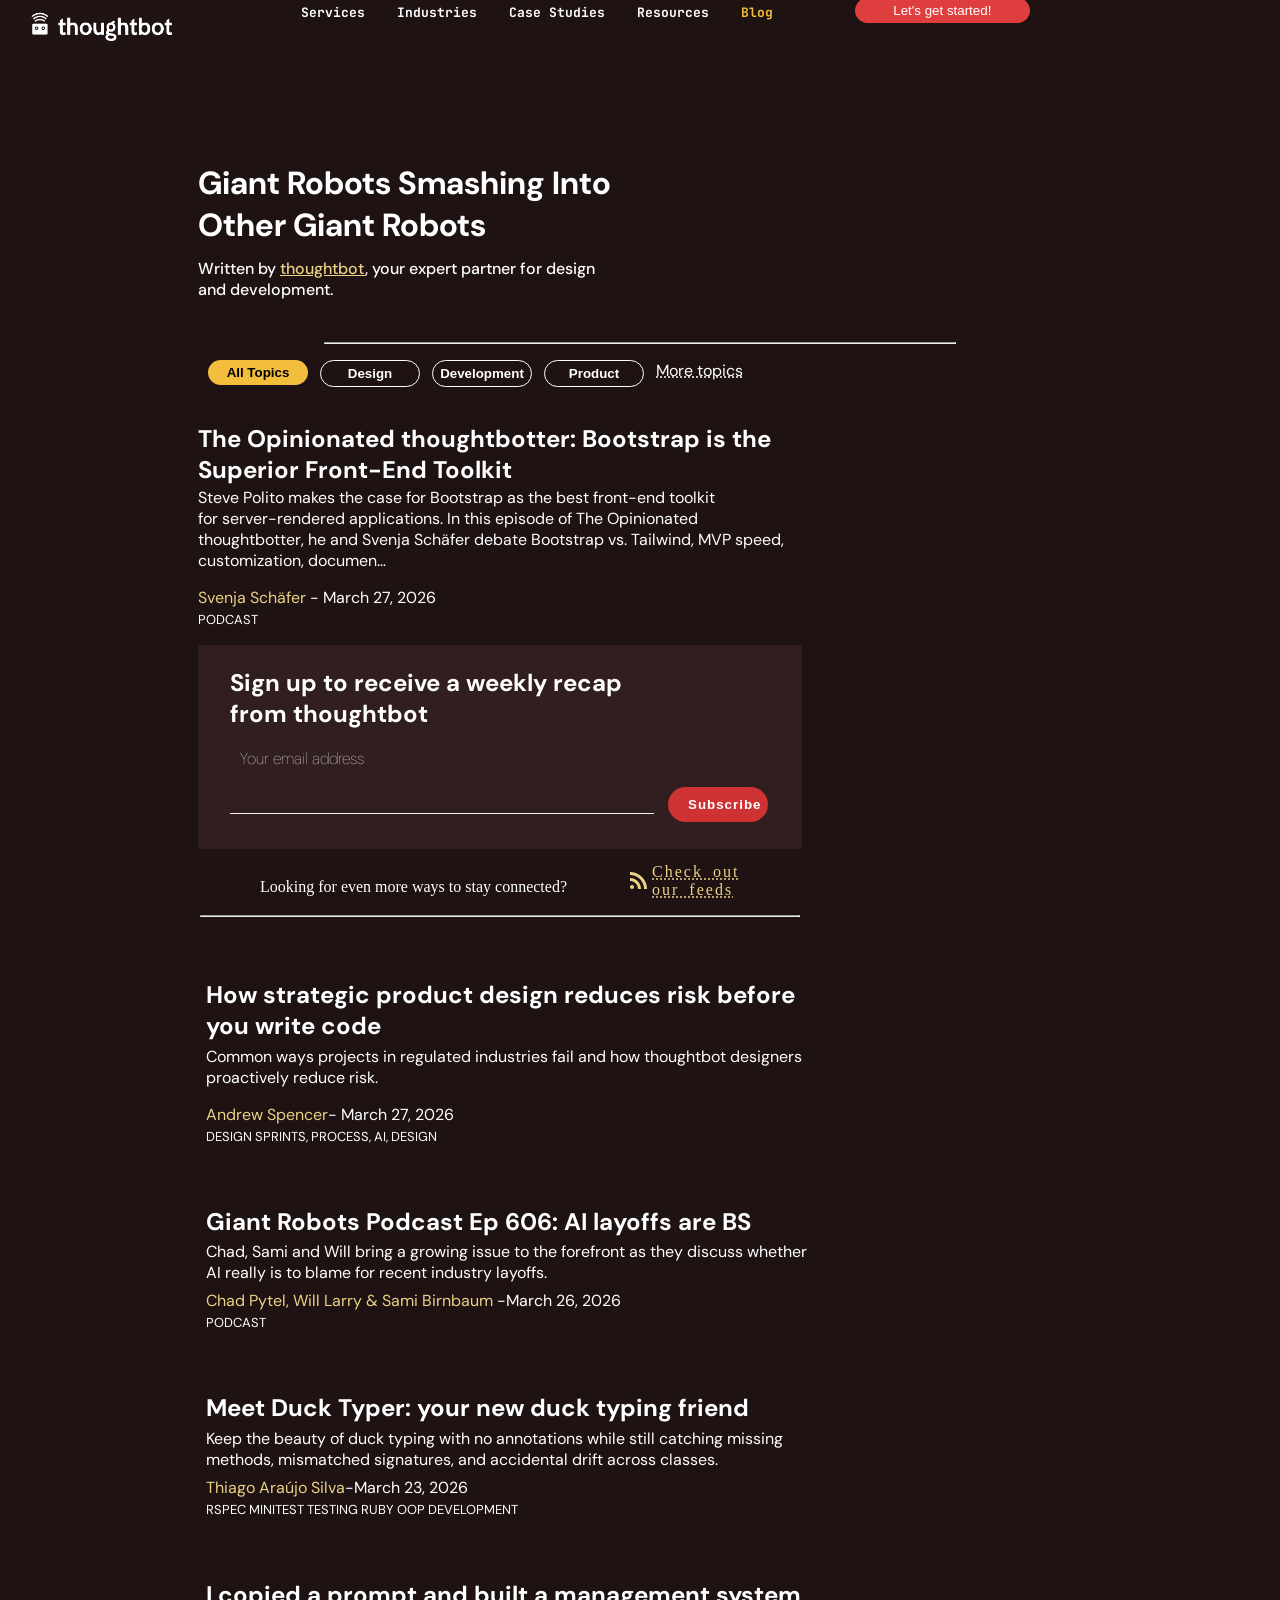
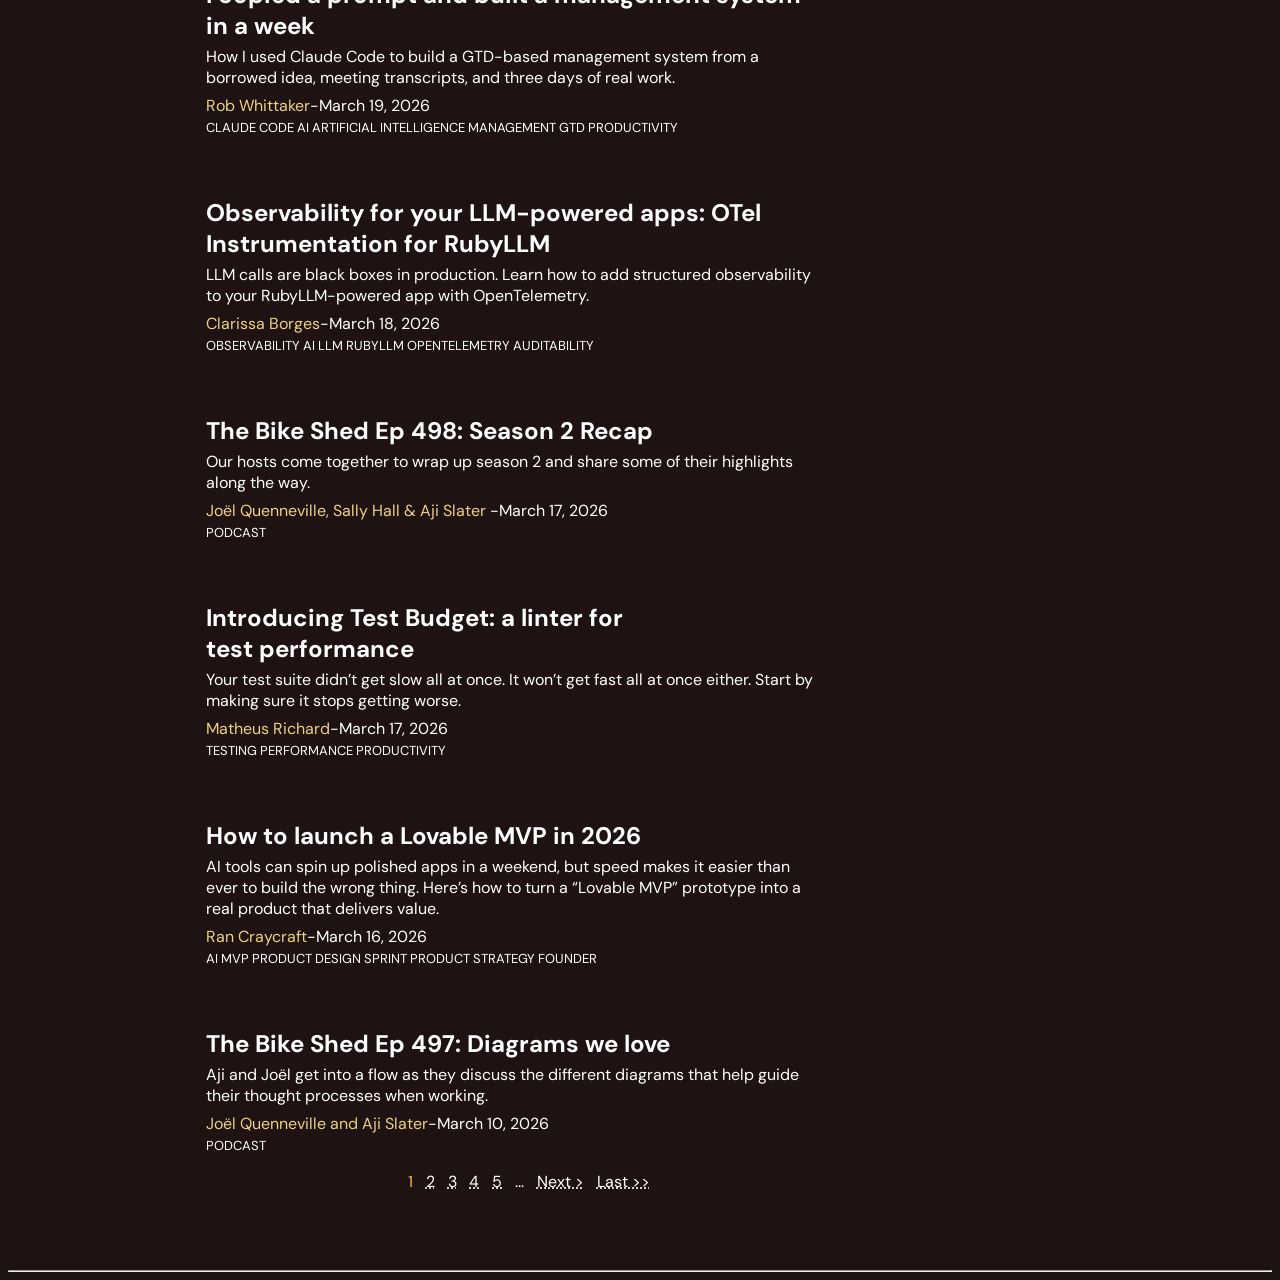
<file: index.html>
<!DOCTYPE html>
<html lang="en">
<head>
    <meta charset="UTF-8">
    <meta name="viewport" content="width=device-width, initial-scale=1.0">
    <title>CLONE PAGE</title>
    <link rel="stylesheet" href="clonestyle.css">
    <link rel="preconnect" href="https://fonts.googleapis.com">
<link rel="preconnect" href="https://fonts.gstatic.com" crossorigin>
<link href="https://fonts.googleapis.com/css2?family=JetBrains+Mono:ital,wght@0,100..800;1,100..800&display=swap" rel="stylesheet">
    <link rel="preconnect" href="https://fonts.googleapis.com">
<link rel="preconnect" href="https://fonts.gstatic.com" crossorigin>
<link href="https://fonts.googleapis.com/css2?family=DM+Sans:ital,opsz,wght@0,9..40,100..1000;1,9..40,100..1000&display=swap" rel="stylesheet">
<link rel="stylesheet" href="https://fonts.googleapis.com/css2?family=Material+Symbols+Outlined:opsz,wght,FILL,GRAD@20..48,100..700,0..1,-50..200&icon_names=rss_feed" />
   <div><img src="Screenshot (26).png" alt=""></div> 
   <div>
    <nav>
        <ul class="Nav1
             <li><a href="#">Services</a></li>
            <li><a href="#">Industries</a></li>
            <li><a href="#">Case Studies</a></li>
            <li><a href="#">Resources</a></li>
            <li><a href="#"><span style="color: rgb(243, 190, 59);">Blog</span></a></li>
            <li><button class="button1">Let's get started!</button></li>
        </ul>
    </nav>
   </div>
   <main>
    <header>
        <h1 class="head1">Giant Robots Smashing Into<br>Other Giant Robots</h1>
        <p class="p1">Written by <span class="span1">thoughtbot</span>, your expert partner for design<br>and development.</p>
    </header><br>
     <hr class="hr1">
        <ul class="Nav2">
          <li><button class="button2">All Topics</button></li>
          <li><button class="button3">Design</button></li>
          <li><button class="button4">Development</button></li>
          <li><button class="button5">Product</button></li>
          <li><a href="#" class="a2">More topics</a></li>
        </ul>
        <h2 class="head2">The Opinionated thoughtbotter: Bootstrap is the <br> Superior Front-End Toolkit</h2>
        <p class="p2">Steve Polito makes the case for Bootstrap as the best front-end toolkit <br>for server-rendered applications. In this episode of The Opinionated <br>thoughtbotter, he and Svenja Schäfer debate Bootstrap vs. Tailwind, MVP speed, <br>customization, documen…</p>
        <p class="p3"> <span style="color: #ebd286;">Svenja Schäfer</span> - March 27, 2026 <br><span class="span2">Podcast</span></p>
      <div class="box">
        <h2 class="head3">Sign up to receive a weekly recap <br>from thoughtbot</h2>
        <form action="">
          <label for="email">Your email address</label><br> <br>
          <input type="email" id="email" name="email">
          <button type="submit" class="button6">Subscribe</button>
        </form>
       <div>
       <ul class="Nav3">
         <li class="p4">Looking for even more ways to stay connected?</li>
        <li><span class="material-symbols-outlined">rss_feed</span></li>
        <li class="p5">Check out <br> our feeds</li>
       </ul>
       </div>
       <hr class="hr2">
      </div>
      <h2 class="head4">How strategic product design reduces risk before <br> you write code</h2>
      <p class="p6">Common ways projects in regulated industries fail and how thoughtbot designers <br> proactively reduce risk.</p>
      <p class="p7"><span style="color: #ebd286;">Andrew Spencer</span>- March 27, 2026 <br> <span class="span4">DESIGN SPRINTS, PROCESS,  AI, DESIGN</span></p>
      <h2 class="head5">Giant Robots Podcast Ep 606: AI layoffs are BS</h2>
      <p class="p8">Chad, Sami and Will bring a growing issue to the forefront as they discuss whether <br> AI really is to blame for recent industry layoffs.</p>
      <p class="p9"><span style="color: #ebd286;">Chad Pytel, Will Larry & Sami Birnbaum  </span>-March 26, 2026 <br><span class="span5">Podcast</span></p>
      <h2 class="head6">Meet Duck Typer: your new duck typing friend</h2>
      <p class="p10">Keep the beauty of duck typing with no annotations while still catching missing <br>methods, mismatched signatures, and accidental drift across classes.</p>
      <p class="p11"><span style="color: #ebd286;">Thiago Araújo Silva</span>-March 23, 2026 <br><span class="span6">RSpec  Minitest  Testing  Ruby  OOP  Development</span></p>
      <h2 class="head7">I copied a prompt and built a management system <br>in a week</h2>
      <p class="p12">How I used Claude Code to build a GTD-based management system from a <br>borrowed idea, meeting transcripts, and three days of real work.</p>
      <p class="p13"><span style="color: #ebd286;">Rob Whittaker</span>-March 19, 2026 <br><span class="span7">Claude Code  AI  Artificial Intelligence  Management  Gtd  Productivity</span></p>
      <h2 class="head8">Observability for your LLM-powered apps: OTel <br>Instrumentation for RubyLLM</h2>
      <p class="p14">LLM calls are black boxes in production. Learn how to add structured observability <br>to your RubyLLM-powered app with OpenTelemetry.</p>
       <p class="p15"><span style="color: #ebd286;">Clarissa Borges</span>-March 18, 2026 <br><span class="span8">Observability  AI  Llm  Rubyllm  Opentelemetry  Auditability</span></p>
       <h2 class="head9">The Bike Shed Ep 498: Season 2 Recap</h2>
       <p class="p16">Our hosts come together to wrap up season 2 and share some of their highlights <br>along the way.</p>
       <p class="p17"><span style="color: #ebd286;">Joël Quenneville, Sally Hall & Aji Slater </span>-March 17, 2026 <br><span class="span9">Podcast</span></p>
       <h2 class="head10">Introducing Test Budget: a linter for <br>test performance</h2>
       <p class="p18">Your test suite didn’t get slow all at once. It won’t get fast all at once either. Start by <br>making sure it stops getting worse.</p>
       <p class="p19"><span style="color: #ebd286;">Matheus Richard</span>-March 17, 2026 <br><span class="span10">Testing  Performance  Productivity</span></p>
       <h2 class="head11">How to launch a Lovable MVP in 2026</h2>
       <p class="p20">AI tools can spin up polished apps in a weekend, but speed makes it easier than <br>ever to build the wrong thing. Here’s how to turn a “Lovable MVP” prototype into a <br>real product that delivers value.</p>
       <p class="p21"><span style="color: #ebd286;">Ran Craycraft</span>-March 16, 2026 <br><span class="span11">AI  MVP  Product Design Sprint  Product Strategy  Founder</span></p>
        <h2 class="head12">The Bike Shed Ep 497: Diagrams we love</h2>
        <p class="p22">Aji and Joël get into a flow as they discuss the different diagrams that help guide <br>their thought processes when working.</p>
         <p class="p23"><span style="color: #ebd286;">Joël Quenneville and Aji Slater</span>-March 10, 2026 <br><span class="span12">Podcast</span></p>
         
         <ul class="Nav4">
           <li><a href="#"><span style="color: rgb(243, 190, 59);">1</span></a></li>
           <li class="num"><a href="#">2</a></li>
           <li class="num"><a href="#">3</a></li>
           <li class="num"><a href="#">4</a></li>
           <li class="num"><a href="#">5</a></li>
           <li><a href="#">...</a></li>
           <li class="num"><a href="#">Next ></a></li>
           <li class="num"><a href="#">Last >></a></li>
         </ul>
         <br><br><br>
         <hr>
    </main>
</body>
</html>
</file>
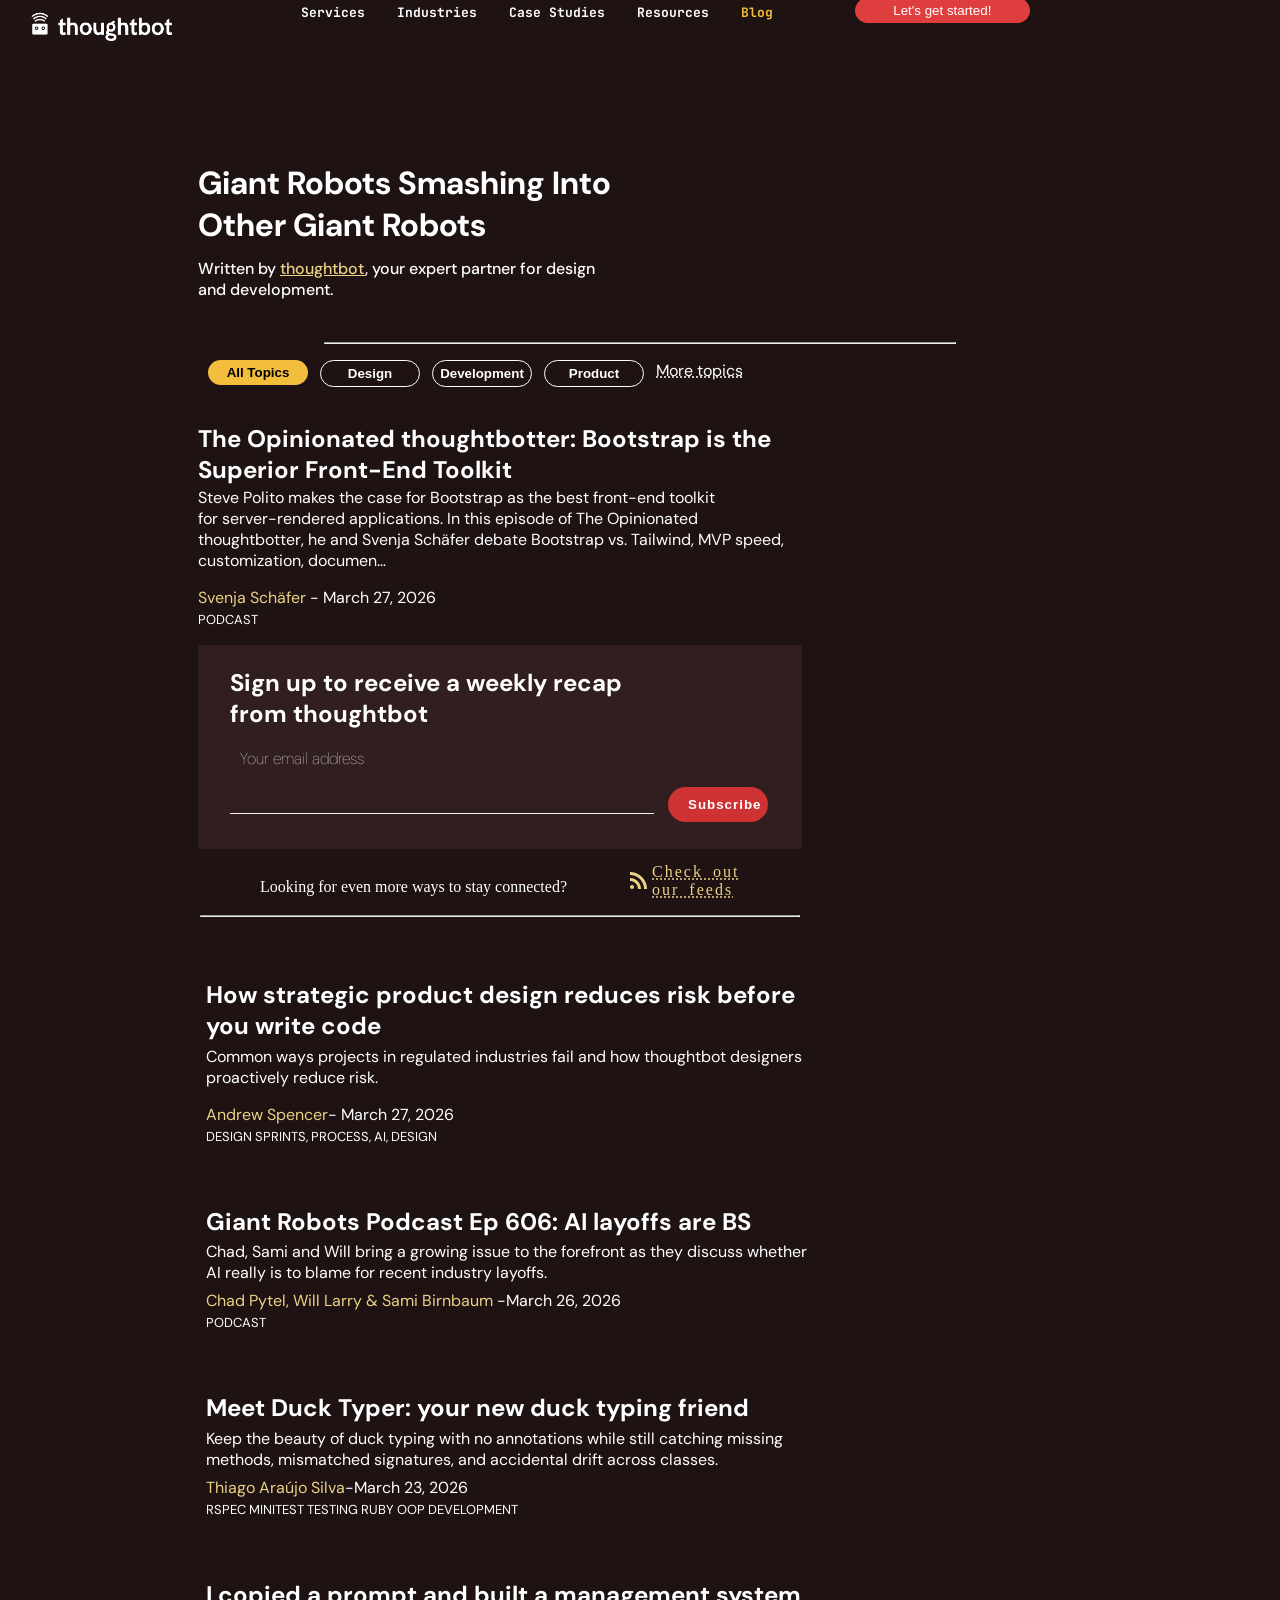
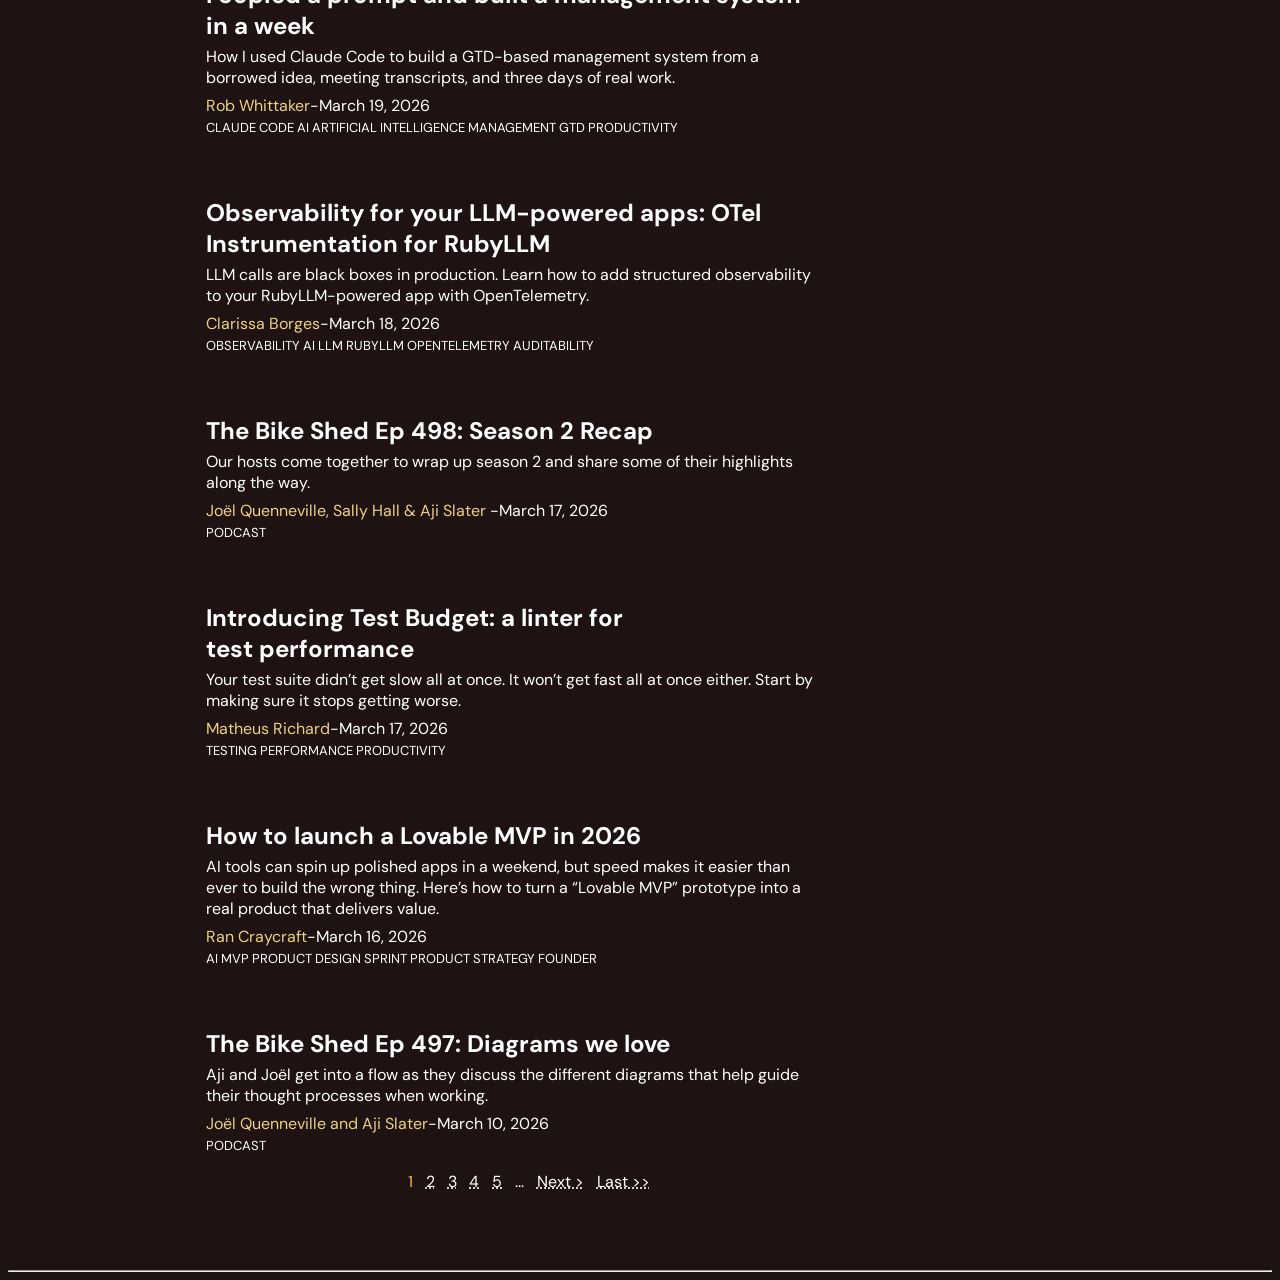
<file: clonepage.html>
<!DOCTYPE html>
<html lang="en">
<head>
    <meta charset="UTF-8">
    <meta name="viewport" content="width=device-width, initial-scale=1.0">
    <title>CLONE PAGE</title>
    <link rel="stylesheet" href="clonestyle.css">
    <link rel="preconnect" href="https://fonts.googleapis.com">
<link rel="preconnect" href="https://fonts.gstatic.com" crossorigin>
<link href="https://fonts.googleapis.com/css2?family=JetBrains+Mono:ital,wght@0,100..800;1,100..800&display=swap" rel="stylesheet">
    <link rel="preconnect" href="https://fonts.googleapis.com">
<link rel="preconnect" href="https://fonts.gstatic.com" crossorigin>
<link href="https://fonts.googleapis.com/css2?family=DM+Sans:ital,opsz,wght@0,9..40,100..1000;1,9..40,100..1000&display=swap" rel="stylesheet">
<link rel="stylesheet" href="https://fonts.googleapis.com/css2?family=Material+Symbols+Outlined:opsz,wght,FILL,GRAD@20..48,100..700,0..1,-50..200&icon_names=rss_feed" />
   <div><img src="Screenshot (26).png" alt=""></div> 
   <div>
    <nav>
        <ul class="Nav1
             <li><a href="#">Services</a></li>
            <li><a href="#">Industries</a></li>
            <li><a href="#">Case Studies</a></li>
            <li><a href="#">Resources</a></li>
            <li><a href="#"><span style="color: rgb(243, 190, 59);">Blog</span></a></li>
            <li><button class="button1">Let's get started!</button></li>
        </ul>
    </nav>
   </div>
   <main>
    <header>
        <h1 class="head1">Giant Robots Smashing Into<br>Other Giant Robots</h1>
        <p class="p1">Written by <span class="span1">thoughtbot</span>, your expert partner for design<br>and development.</p>
    </header><br>
     <hr class="hr1">
        <ul class="Nav2">
          <li><button class="button2">All Topics</button></li>
          <li><button class="button3">Design</button></li>
          <li><button class="button4">Development</button></li>
          <li><button class="button5">Product</button></li>
          <li><a href="#" class="a2">More topics</a></li>
        </ul>
        <h2 class="head2">The Opinionated thoughtbotter: Bootstrap is the <br> Superior Front-End Toolkit</h2>
        <p class="p2">Steve Polito makes the case for Bootstrap as the best front-end toolkit <br>for server-rendered applications. In this episode of The Opinionated <br>thoughtbotter, he and Svenja Schäfer debate Bootstrap vs. Tailwind, MVP speed, <br>customization, documen…</p>
        <p class="p3"> <span style="color: #ebd286;">Svenja Schäfer</span> - March 27, 2026 <br><span class="span2">Podcast</span></p>
      <div class="box">
        <h2 class="head3">Sign up to receive a weekly recap <br>from thoughtbot</h2>
        <label for="">Your email address</label><br> <br>
        <input type="text">
        <button class="button6">Subscribe</button>
       <div>
       <ul class="Nav3">
         <li class="p4">Looking for even more ways to stay connected?</li>
        <li><span class="material-symbols-outlined">rss_feed</span></li>
        <li class="p5">Check out <br> our feeds</li>
       </ul>
       </div>
       <hr class="hr2">
      </div>
      <h2 class="head4">How strategic product design reduces risk before <br> you write code</h2>
      <p class="p6">Common ways projects in regulated industries fail and how thoughtbot designers <br> proactively reduce risk.</p>
      <p class="p7"><span style="color: #ebd286;">Andrew Spencer</span>- March 27, 2026 <br> <span class="span4">DESIGN SPRINTS, PROCESS,  AI, DESIGN</span></p>
      <h2 class="head5">Giant Robots Podcast Ep 606: AI layoffs are BS</h2>
      <p class="p8">Chad, Sami and Will bring a growing issue to the forefront as they discuss whether <br> AI really is to blame for recent industry layoffs.</p>
      <p class="p9"><span style="color: #ebd286;">Chad Pytel, Will Larry & Sami Birnbaum  </span>-March 26, 2026 <br><span class="span5">Podcast</span></p>
      <h2 class="head6">Meet Duck Typer: your new duck typing friend</h2>
      <p class="p10">Keep the beauty of duck typing with no annotations while still catching missing <br>methods, mismatched signatures, and accidental drift across classes.</p>
      <p class="p11"><span style="color: #ebd286;">Thiago Araújo Silva</span>-March 23, 2026 <br><span class="span6">RSpec  Minitest  Testing  Ruby  OOP  Development</span></p>
      <h2 class="head7">I copied a prompt and built a management system <br>in a week</h2>
      <p class="p12">How I used Claude Code to build a GTD-based management system from a <br>borrowed idea, meeting transcripts, and three days of real work.</p>
      <p class="p13"><span style="color: #ebd286;">Rob Whittaker</span>-March 19, 2026 <br><span class="span7">Claude Code  AI  Artificial Intelligence  Management  Gtd  Productivity</span></p>
      <h2 class="head8">Observability for your LLM-powered apps: OTel <br>Instrumentation for RubyLLM</h2>
      <p class="p14">LLM calls are black boxes in production. Learn how to add structured observability <br>to your RubyLLM-powered app with OpenTelemetry.</p>
       <p class="p15"><span style="color: #ebd286;">Clarissa Borges</span>-March 18, 2026 <br><span class="span8">Observability  AI  Llm  Rubyllm  Opentelemetry  Auditability</span></p>
       <h2 class="head9">The Bike Shed Ep 498: Season 2 Recap</h2>
       <p class="p16">Our hosts come together to wrap up season 2 and share some of their highlights <br>along the way.</p>
       <p class="p17"><span style="color: #ebd286;">Joël Quenneville, Sally Hall & Aji Slater </span>-March 17, 2026 <br><span class="span9">Podcast</span></p>
       <h2 class="head10">Introducing Test Budget: a linter for <br>test performance</h2>
       <p class="p18">Your test suite didn’t get slow all at once. It won’t get fast all at once either. Start by <br>making sure it stops getting worse.</p>
       <p class="p19"><span style="color: #ebd286;">Matheus Richard</span>-March 17, 2026 <br><span class="span10">Testing  Performance  Productivity</span></p>
       <h2 class="head11">How to launch a Lovable MVP in 2026</h2>
       <p class="p20">AI tools can spin up polished apps in a weekend, but speed makes it easier than <br>ever to build the wrong thing. Here’s how to turn a “Lovable MVP” prototype into a <br>real product that delivers value.</p>
       <p class="p21"><span style="color: #ebd286;">Ran Craycraft</span>-March 16, 2026 <br><span class="span11">AI  MVP  Product Design Sprint  Product Strategy  Founder</span></p>
        <h2 class="head12">The Bike Shed Ep 497: Diagrams we love</h2>
        <p class="p22">Aji and Joël get into a flow as they discuss the different diagrams that help guide <br>their thought processes when working.</p>
         <p class="p23"><span style="color: #ebd286;">Joël Quenneville and Aji Slater</span>-March 10, 2026 <br><span class="span12">Podcast</span></p>
         
         <ul class="Nav4">
           <li><a href="#"><span style="color: rgb(243, 190, 59);">1</span></a></li>
           <li class="num"><a href="#">2</a></li>
           <li class="num"><a href="#">3</a></li>
           <li class="num"><a href="#">4</a></li>
           <li class="num"><a href="#">5</a></li>
           <li><a href="#">...</a></li>
           <li class="num"><a href="#">Next ></a></li>
           <li class="num"><a href="#">Last >></a></li>
         </ul>
         <br><br><br>
         <hr>
    </main>
</body>
</html>
</file>
<file: clonestyle.css>
body{
    background-color: #1e1212;
    color: white;
}
img{
  width: 180px;
  height: 55px;
  padding: 8px;
  margin-top: -15px;
  }
  .Nav1{
    list-style: none;
    display: flex;
    top: 0;
    align-items: center;
    margin-top: -5.2%;
    margin-left: 20%;
    gap: 2rem;
    font-family: "JetBrains Mono", monospace;
    font-size: small;
    font-weight: bold;
  }
  a{
    text-decoration: none;
    color: white;
  }
  .button1{
    border-radius: 105px;
    margin-left: 50px;
    padding: 5px 2px 5px 2px;
    width: 175px;
    margin-top: -2%;
    background-color: rgb(222, 62, 62);
    border: none;
    color: white;
  }
  header{
    text-align: left;
    margin-top: 11%;
    margin-left: 190px;
    font-family: "DM Sans", sans-serif;
   font-weight: 180;
   font-size: 100%;
  }
  .p1{
   margin-top: -10px;
   font-weight: 500;
  }
 .span1{
  color: #ebd286;
  text-decoration: underline;
 }
 .Nav2{
  list-style: none;
  display: flex;
  margin-left: 200px;
  gap: 2rem;
  font-family: "DM Sans", sans-serif;
  border-radius: 5px 5px 5px 5px;
 }
 .button2{
  border-radius: 100px;
  padding: 5px;
  width: 100px;
  margin-left: -40px;
  background-color: rgb(243, 190, 59);
  border: none;
  font-weight: bold;
 }
 .button3{
  border-radius: 100px;
  padding: 5px;
  width: 100px;
  margin-left: -20px;
  background-color: transparent;
  border: 1px solid white;
  font-weight: bold;
  color: white;
 }
 .button4{
  border-radius: 100px;
  padding: 5px;
  width: 100px;
  margin-left: -20px;
  background-color: transparent;
  border: 1px solid white;
  font-weight: bold;
  color: white;
 }
 .button5{
  border-radius: 100px;
  padding: 5px;
  width: 100px;
  margin-left: -20px;
  background-color: transparent;
  border: 1px solid white;
  font-weight: bold;
  color: white;
 }
 .a2{
  text-decoration: underline dotted;
  margin-left: -20px;
 }
 .head2{
  text-align: left;
  margin-top: 36px;
  margin-left: 190px;
  font-family: "DM Sans", sans-serif;
 }
 .p2{
  font-family: "DM Sans", sans-serif;
  margin-left: 190px;
  margin-top: -18px;
 }
 .p3{
  font-family: "DM Sans", sans-serif;
  margin-left: 190px;
 }
 .span2{
  font-family: "DM Sans", sans-serif;
  text-transform: uppercase;
  font-size: small;
 }
 .box{
  border: 2px solid transparent;
  margin-left: 190px;
  width: 600px;
  height: 200px;
  background-color: #311f1f;
 }
 .head3{
  font-family: "DM Sans", sans-serif;
  margin-left: 30px;
 }
 label{
  margin-left: 40px;
  font-family: "DM Sans", sans-serif;
  font-weight: lighter;
 }
 input{
  border: none;
  border-bottom: 1px solid rgb(243, 240, 240);
  outline: none;
  background-color: transparent;
  margin-left: 30px;
  width: 70%;
 }
 .button6{
   border-radius: 100px;
  padding: 10px 20px 10px 20px;
  width: 100px;
  margin-left: 10px;
  background-color: rgb(206, 50, 50);
  border: none;
  font-weight: bold;
  color: white;
  letter-spacing: 1px;
 }
 .p4{
  margin-top: 40px;
  margin-left: 20px;
 }
 .Nav3{
  list-style: none;
  display: flex;
 }
.material-symbols-outlined{
  margin-top: 30px;
  width: 25px;
  margin-left: 60px;
  color: #ebd286;
}
.p5{
  margin-top: 25px;
  letter-spacing: 2px;
  word-spacing: 4px;
  text-decoration: underline dotted;
  color: #ebd286;
}
.hr2{
  color: #311f1f;
}
.hr1{
  width: 630px;
}

.head4{
  margin-top: 130px;
  margin-left: 198px;
  font-family: "DM Sans", sans-serif;
}
.p6{
  margin-left: 198px;
  font-family: "DM Sans", sans-serif;
  margin-top: -15px;
}
.p7{
  margin-left: 198px;
  font-family: "DM Sans", sans-serif;
}
.span4{
  text-transform: uppercase;
   font-family: "DM Sans", sans-serif;
   font-size: small;
}
.head5{
  margin-left: 198px;
  font-family: "DM Sans", sans-serif;
  margin-top: 60px;
}
.p8{
  margin-left: 198px;
  font-family: "DM Sans", sans-serif;
  margin-top: -15px;
}
.p9{
   margin-left: 198px;
  font-family: "DM Sans", sans-serif;
  margin-top: -9px;
}
.span5{
  text-transform: uppercase;
   font-family: "DM Sans", sans-serif;
   font-size: small;
}
.head6{
   margin-left: 198px;
  font-family: "DM Sans", sans-serif;
  margin-top: 60px;
}
.p10{
  margin-left: 198px;
  font-family: "DM Sans", sans-serif;
  margin-top: -15px;
}
.p11{
 margin-left: 198px;
  font-family: "DM Sans", sans-serif;
  margin-top: -9px; 
}
.span6{
  text-transform: uppercase;
   font-family: "DM Sans", sans-serif;
   font-size: small;
}
.head7{
   margin-left: 198px;
  font-family: "DM Sans", sans-serif;
  margin-top: 60px;
}
.p12{
   margin-left: 198px;
  font-family: "DM Sans", sans-serif;
  margin-top: -15px;
}
.p13{
  margin-left: 198px;
  font-family: "DM Sans", sans-serif;
  margin-top: -9px; 
}
.span7{
  text-transform: uppercase;
   font-family: "DM Sans", sans-serif;
   font-size: small;
}
.head8{
  margin-left: 198px;
  font-family: "DM Sans", sans-serif;
  margin-top: 60px;
}
.p14{
  margin-left: 198px;
  font-family: "DM Sans", sans-serif;
  margin-top: -15px;
}
.p15{
  margin-left: 198px;
  font-family: "DM Sans", sans-serif;
  margin-top: -9px; 
}
.span8{
  text-transform: uppercase;
   font-family: "DM Sans", sans-serif;
   font-size: small;
}
.head9{
  margin-left: 198px;
  font-family: "DM Sans", sans-serif;
  margin-top: 60px; 
}
.p16{
  margin-left: 198px;
  font-family: "DM Sans", sans-serif;
  margin-top: -15px;
}
.p17{
   margin-left: 198px;
  font-family: "DM Sans", sans-serif;
  margin-top: -9px; 
}
.span9{
   text-transform: uppercase;
   font-family: "DM Sans", sans-serif;
   font-size: small;
}
.head10{
   margin-left: 198px;
  font-family: "DM Sans", sans-serif;
  margin-top: 60px; 
}
.p18{
  margin-left: 198px;
  font-family: "DM Sans", sans-serif;
  margin-top: -15px;
}
.p19{
   margin-left: 198px;
  font-family: "DM Sans", sans-serif;
  margin-top: -9px; 
}
.span10{
  text-transform: uppercase;
   font-family: "DM Sans", sans-serif;
   font-size: small;
}
.head11{
   margin-left: 198px;
  font-family: "DM Sans", sans-serif;
  margin-top: 60px; 
}
.p20{
   margin-left: 198px;
  font-family: "DM Sans", sans-serif;
  margin-top: -15px;
}
.p21{
   margin-left: 198px;
  font-family: "DM Sans", sans-serif;
  margin-top: -9px; 
}
.span11{
  text-transform: uppercase;
   font-family: "DM Sans", sans-serif;
   font-size: small;
}
.head12{
   margin-left: 198px;
  font-family: "DM Sans", sans-serif;
  margin-top: 60px; 
}
.p22{
   margin-left: 198px;
  font-family: "DM Sans", sans-serif;
  margin-top: -15px;
}
.p23{
   margin-left: 198px;
  font-family: "DM Sans", sans-serif;
  margin-top: -9px; 
}
.span12{
 text-transform: uppercase;
   font-family: "DM Sans", sans-serif;
   font-size: small; 
}
.Nav4{
   list-style: none;
  display: flex;
  margin-left: 360px;
  gap: 0.8rem;
  font-family: "DM Sans", sans-serif;
  border-radius: 5px 5px 5px 5px;
}
.num{
  text-decoration: underline dotted;
}
</file>
